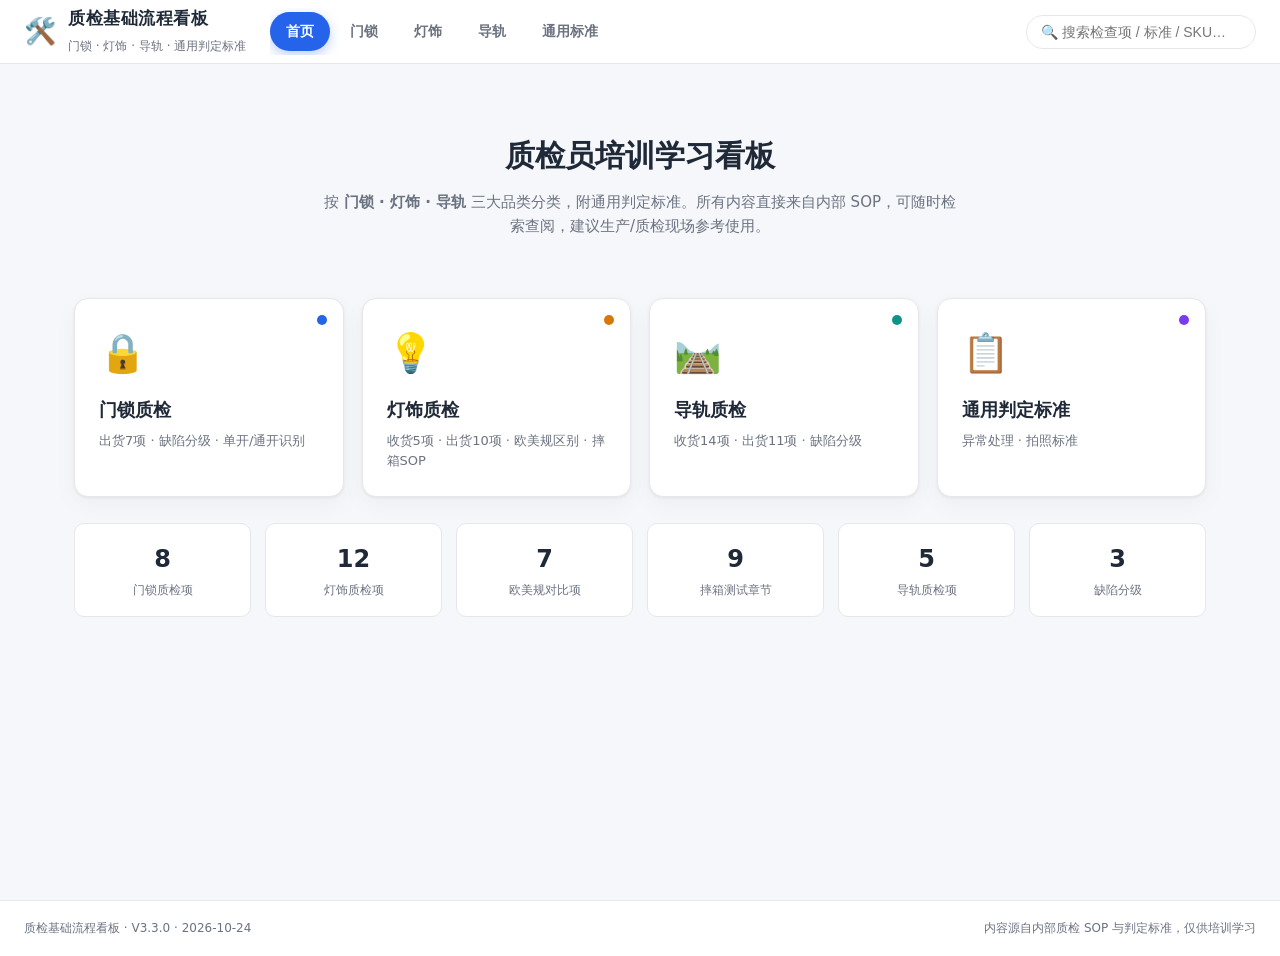
<file: index.html>
<!DOCTYPE html>
<html lang="zh-CN">
<head>
<meta charset="UTF-8">
<meta name="viewport" content="width=device-width, initial-scale=1.0">
<title>质检基础流程看板 · 门锁 / 灯饰 / 导轨</title>
<link rel="icon" href="data:image/svg+xml,<svg xmlns='http://www.w3.org/2000/svg' viewBox='0 0 100 100'><text y='.9em' font-size='90'>🛠️</text></svg>">
<link rel="stylesheet" href="style.css?v=20261024a">
</head>
<body>
<header class="topbar">
  <div class="brand">
    <span class="logo">🛠️</span>
    <div class="brand-text">
      <h1>质检基础流程看板</h1>
      <span class="sub">门锁 · 灯饰 · 导轨 · 通用判定标准</span>
    </div>
  </div>
  <nav class="tabs">
    <a href="#/home" class="tab" data-route="home">首页</a>
    <a href="#/lock" class="tab" data-route="lock">门锁</a>
    <a href="#/light" class="tab" data-route="light">灯饰</a>
    <a href="#/track" class="tab" data-route="track">导轨</a>
    <a href="#/standard" class="tab" data-route="standard">通用标准</a>
  </nav>
  <div class="search">
    <input id="searchBox" type="search" placeholder="🔍 搜索检查项 / 标准 / SKU…" autocomplete="off">
  </div>
</header>

<main id="view" class="view"></main>

<footer class="footer">
  <span>质检基础流程看板 <span id="ver"></span></span>
  <span>内容源自内部质检 SOP 与判定标准，仅供培训学习</span>
</footer>

<script src="data.js?v=20261024a"></script>
<script src="app.js?v=20261024a"></script>
</body>
</html>
</file>
<file: style.css>
:root{
  --bg:#f5f7fa; --card:#fff; --ink:#1f2937; --muted:#6b7280;
  --line:#e5e7eb; --primary:#2563eb; --accent:#0d9488;
  --ok:#16a34a; --warn:#d97706; --bad:#dc2626;
  --radius:14px; --shadow:0 1px 3px rgba(0,0,0,.06),0 8px 24px rgba(0,0,0,.04);
}
*{box-sizing:border-box}
html{scroll-behavior:smooth}
body{
  margin:0;font-family:"Microsoft YaHei","PingFang SC","Segoe UI",system-ui,sans-serif;
  background:var(--bg);color:var(--ink);line-height:1.6;
}
/* ===== topbar ===== */
.topbar{
  position:sticky;top:0;z-index:50;display:flex;align-items:center;gap:24px;
  padding:0 24px;height:64px;background:rgba(255,255,255,.92);
  backdrop-filter:blur(8px);border-bottom:1px solid var(--line);
}
.brand{display:flex;align-items:center;gap:12px;flex-shrink:0}
.logo{font-size:26px}
.brand-text h1{font-size:17px;margin:0;letter-spacing:.5px}
.brand-text .sub{font-size:12px;color:var(--muted)}
.tabs{
  display:flex;gap:4px;
  flex:1;min-width:0;
  overflow-x:auto;overflow-y:hidden;
  scrollbar-width:none;-ms-overflow-style:none;
  padding:4px 0;
}
.tabs::-webkit-scrollbar{display:none}
.tab{
  flex-shrink:0;
  padding:8px 16px;border-radius:999px;text-decoration:none;color:var(--muted);
  font-size:14px;font-weight:600;transition:.15s;white-space:nowrap;
  -webkit-tap-highlight-color:transparent;
}
.tab:hover{background:#eef2f7;color:var(--ink)}
.tab.active{background:var(--primary);color:#fff;box-shadow:0 4px 12px rgba(37,99,235,.3)}
.search{flex-shrink:0;margin-left:auto}
.search input{
  width:230px;padding:8px 14px;border:1px solid var(--line);border-radius:999px;
  font-size:14px;outline:none;background:#fff;transition:.15s;
}
.search input:focus{border-color:var(--primary);box-shadow:0 0 0 3px rgba(37,99,235,.12)}

/* ===== main view ===== */
.view{max-width:1180px;margin:0 auto;padding:28px 24px 80px;min-height:calc(100vh - 64px)}

/* ===== footer ===== */
.footer{
  display:flex;justify-content:space-between;flex-wrap:wrap;gap:8px;
  padding:18px 24px;border-top:1px solid var(--line);color:var(--muted);
  font-size:12px;background:#fff;
}

/* ===== page head ===== */
.page-head{margin-bottom:24px}
.page-head h2{margin:0 0 6px;font-size:26px;display:flex;align-items:center;gap:10px}
.page-head p{margin:0;color:var(--muted);font-size:14px}
.crumbs{font-size:12px;color:var(--muted);margin-bottom:10px}
.crumbs a{color:var(--primary);text-decoration:none}

/* ===== card ===== */
.card{
  background:var(--card);border-radius:var(--radius);padding:22px 24px;
  box-shadow:var(--shadow);margin-bottom:20px;border:1px solid var(--line);
}
.card-title{display:flex;align-items:center;justify-content:space-between;gap:12px;margin-bottom:14px}
.card-title h3{margin:0;font-size:18px}
.card-title .src{font-size:11px;color:var(--muted);background:#f3f4f6;padding:3px 9px;border-radius:6px;white-space:nowrap}
.note{font-size:13px;color:var(--muted);margin:-4px 0 16px}

/* ===== table ===== */
.table-wrap{overflow-x:auto;-webkit-overflow-scrolling:touch;margin:0 -4px;padding:0 4px}
table{width:100%;border-collapse:collapse;font-size:14px;table-layout:fixed;min-width:480px}
th,td{text-align:left;padding:11px 15px;border-bottom:1px solid var(--line);vertical-align:top;word-break:break-word}
th{background:#f9fafb;font-weight:600;color:#374151;position:sticky;top:0}
tbody tr:hover{background:#fafbfc}
table.col2 th:first-child,table.col2 td:first-child{width:42%}
table.col2 th:last-child,table.col2 td:last-child{width:58%}
/* ===== brand-grid ===== */
.brand-grid{
  display:grid;
  grid-template-columns:240px 1fr;
  column-gap:80px;
  row-gap:0;
  font-size:14px;
  border:1px solid var(--line);
  border-radius:8px;
  overflow:hidden;
}
.brand-grid .bh{
  font-weight:600;color:#374151;
  background:#f9fafb;padding:14px 18px;
  border-bottom:2px solid var(--line);
  white-space:nowrap;
}
.brand-grid .bc{
  padding:14px 18px;
  border-bottom:1px solid var(--line);
  white-space:nowrap;
  min-width:0;
}
.brand-grid .bc.brand{font-weight:600;font-family:Consolas,"Courier New",monospace}
.brand-grid .bc:nth-last-child(-n+2){border-bottom:none}
.brand-grid pre.cell{white-space:nowrap}
@media(max-width:520px){
  .brand-grid{grid-template-columns:120px 1fr;gap:0 30px}
}
td.num,th.num{width:54px;text-align:center;color:var(--muted);font-variant-numeric:tabular-nums}
.mono{font-family:Consolas,"Courier New",monospace}
pre.cell{white-space:pre-wrap;margin:0;font-family:inherit;font-size:14px}

/* ===== badges ===== */
.badge{display:inline-block;padding:2px 10px;border-radius:999px;font-size:12px;font-weight:600}
.b-crit{background:#fee2e2;color:#b91c1c}
.b-main{background:#ffedd5;color:#c2410c}
.b-min{background:#dcfce7;color:#15803d}

/* ===== logic ===== */
.logic-grid{display:grid;grid-template-columns:repeat(auto-fill,minmax(220px,1fr));gap:14px;margin-bottom:18px}
.logic-card{border:1px solid var(--line);border-radius:10px;padding:14px;background:#fff}
.logic-card.single{border-left:4px solid var(--primary)}
.logic-card.master{border-left:4px solid var(--warn)}
.logic-card .lbl{font-size:12px;color:var(--muted);margin-bottom:8px}
.logic-card .skus{display:flex;flex-wrap:wrap;gap:6px}
.logic-card .sku{font-family:Consolas,monospace;background:#f3f4f6;padding:3px 8px;border-radius:5px;font-size:13px}
.rules{background:#eff6ff;border-radius:10px;padding:16px 20px;border-left:4px solid var(--primary)}
.rules ol{margin:0;padding-left:20px}
.rules li{margin-bottom:6px;font-size:14px}

/* ===== compare ===== */
.cmp{display:grid;grid-template-columns:120px 1fr 1fr;gap:0;border:1px solid var(--line);border-radius:10px;overflow:hidden}
.cmp .h{background:#f9fafb;font-weight:600;padding:10px 14px;border-bottom:1px solid var(--line);text-align:center}
.cmp .item{font-weight:600;padding:12px 14px;border-bottom:1px solid var(--line);border-right:1px solid var(--line);background:#fafbfc}
.cmp .cell{padding:12px 14px;border-bottom:1px solid var(--line)}
.cmp .cell.us{border-right:1px solid var(--line)}
.cmp .cell.us,.cmp .cell.us pre.cell{color:#1d4ed8}
.cmp .cell.eu,.cmp .cell.eu pre.cell{color:#b45309}
.cmp .row:last-child>*{border-bottom:none}
.cmp-flag{display:inline-flex;align-items:center;gap:6px;font-weight:600;font-size:13px}
.flag-us{color:#1d4ed8}.flag-eu{color:#b45309}
.footer-note{margin-top:14px;background:#fef3c7;border-radius:8px;padding:12px 16px;font-size:13px;color:#92400e}

/* ===== grade ===== */
.grade{border-left:6px solid var(--bad);border-radius:0 10px 10px 0;padding:18px 22px;margin-bottom:16px;background:#fff;border:1px solid var(--line);border-left-width:6px}
.grade.main{border-left-color:var(--warn)}
.grade.min{border-left-color:var(--ok)}
.grade h4{margin:0 0 4px;font-size:17px;display:flex;align-items:center;gap:10px;flex-wrap:wrap}
.grade .rate{font-weight:600;color:#374151;font-size:13px;margin-bottom:10px}
.grade dl{margin:6px 0 0;display:grid;grid-template-columns:88px 1fr;gap:6px 12px;font-size:14px}
.grade dt{color:var(--muted);font-weight:600}
.grade dd{margin:0}

/* ===== doc ===== */
.doc-block{margin-bottom:20px}
.doc-block h4{font-size:17px;margin:0 0 8px;color:var(--primary);border-left:4px solid var(--primary);padding-left:10px}
.doc-block h5{font-size:15px;margin:14px 0 6px;color:#374151}
.doc-block p{margin:0 0 8px;font-size:14px}
.doc-block ul{margin:0 0 8px;padding-left:22px}
.doc-block li{margin-bottom:5px;font-size:14px}
.kv{display:grid;grid-template-columns:130px 1fr;gap:8px 14px;background:#f9fafb;border-radius:8px;padding:14px 18px;margin:6px 0}
.kv .k{color:var(--muted);font-weight:600}

/* ===== home ===== */
.hero{text-align:center;padding:40px 20px 30px}
.hero .big{font-size:30px;font-weight:800;margin:0 0 10px}
.hero .lead{color:var(--muted);font-size:15px;max-width:640px;margin:0 auto}
.cat-grid{display:grid;grid-template-columns:repeat(auto-fill,minmax(240px,1fr));gap:18px;margin-top:30px}
.cat-card{
  text-decoration:none;color:inherit;background:var(--card);border:1px solid var(--line);
  border-radius:var(--radius);padding:24px;box-shadow:var(--shadow);transition:.18s;
  display:block;position:relative;overflow:hidden;
}
.cat-card:hover{transform:translateY(-4px);box-shadow:0 12px 30px rgba(0,0,0,.1)}
.cat-card .ic{font-size:38px;margin-bottom:12px;display:block}
.cat-card h3{margin:0 0 6px;font-size:18px}
.cat-card p{margin:0;color:var(--muted);font-size:13px}
.cat-card .tag{position:absolute;top:16px;right:16px;width:10px;height:10px;border-radius:50%}
.stat-row{display:grid;grid-template-columns:repeat(auto-fill,minmax(150px,1fr));gap:14px;margin-top:26px}
.stat{background:#fff;border:1px solid var(--line);border-radius:10px;padding:16px;text-align:center}
.stat .n{font-size:24px;font-weight:800}
.stat .l{font-size:12px;color:var(--muted);margin-top:2px}

/* ===== search highlight ===== */
mark{background:#fde68a;border-radius:3px;padding:0 2px}
.hidden{display:none!important}

/* ===== responsive: 平板及以下 ===== */
@media(max-width:820px){
  .topbar{
    height:auto;padding:10px 14px;gap:10px;
    flex-wrap:wrap;
  }
  .tabs{
    order:3;width:100%;flex:none;
    gap:6px;padding:2px 0;
  }
  .tab{padding:7px 14px;font-size:13px}
  .brand-text .sub{display:none}
  .search{margin-left:auto;order:2}
  .search input{width:140px}
  .view{padding:18px 14px 60px}

  /* table: 移除最小宽度限制，让小表格正常显示 */
  table{min-width:auto;font-size:13px}
  th,td{padding:9px 10px}

  /* compare */
  .cmp{grid-template-columns:1fr}
  .cmp .item{border-right:none}
  .cmp .cell.us{border-right:none;border-bottom:1px solid var(--line)}

  /* grade */
  .grade dl{grid-template-columns:1fr}
  .grade{padding:14px 16px}

  /* kv */
  .kv{grid-template-columns:1fr}

  /* page head */
  .page-head h2{font-size:22px}
  .hero .big{font-size:26px}
  .hero{padding:30px 14px 20px}
}

/* ===== responsive: 手机 ===== */
@media(max-width:520px){
  .topbar{padding:8px 10px;gap:8px}
  .brand{gap:8px}
  .brand-text h1{font-size:15px}
  .logo{font-size:22px}
  .tab{padding:6px 12px;font-size:12px}
  .search input{width:100%;min-width:80px;font-size:13px}
  .view{padding:14px 10px 50px}

  /* card */
  .card{padding:16px 14px;border-radius:12px}
  .card-title h3{font-size:16px}

  /* table */
  th,td{padding:7px 8px;font-size:12px}
  pre.cell{font-size:12px}

  /* logic */
  .logic-grid{grid-template-columns:1fr;gap:10px}
  .logic-card{padding:12px}

  /* home */
  .hero{padding:24px 10px 16px}
  .hero .big{font-size:22px}
  .hero .lead{font-size:13px}
  .cat-grid{grid-template-columns:1fr;gap:12px}
  .cat-card{padding:18px}
  .cat-card .ic{font-size:30px}
  .stat-row{grid-template-columns:repeat(3,1fr);gap:10px}
  .stat{padding:12px 8px}
  .stat .n{font-size:20px}

  /* compare */
  .cmp .h{padding:8px 10px;font-size:12px}
  .cmp .item,.cmp .cell{padding:10px;font-size:13px}

  /* grade */
  .grade h4{font-size:15px}

  /* doc */
  .doc-block h4{font-size:15px}
  .doc-block p,.doc-block li{font-size:13px}
  .kv{padding:10px 14px;font-size:13px}
  .kv .k{font-size:13px}

  /* rules */
  .rules{padding:12px 14px}
  .rules li{font-size:13px}

  /* footer */
  .footer{flex-direction:column;text-align:center;gap:4px;padding:14px 10px;font-size:11px}
}

/* ===== responsive: 极小屏 ===== */
@media(max-width:380px){
  .brand-text .sub{display:none}
  .stat-row{grid-template-columns:repeat(2,1fr)}
  .topbar{gap:6px}
  .search input{min-width:70px;padding:6px 10px}
  .tabs{gap:4px}
  .tab{padding:5px 10px;font-size:11px}
}
</file>
